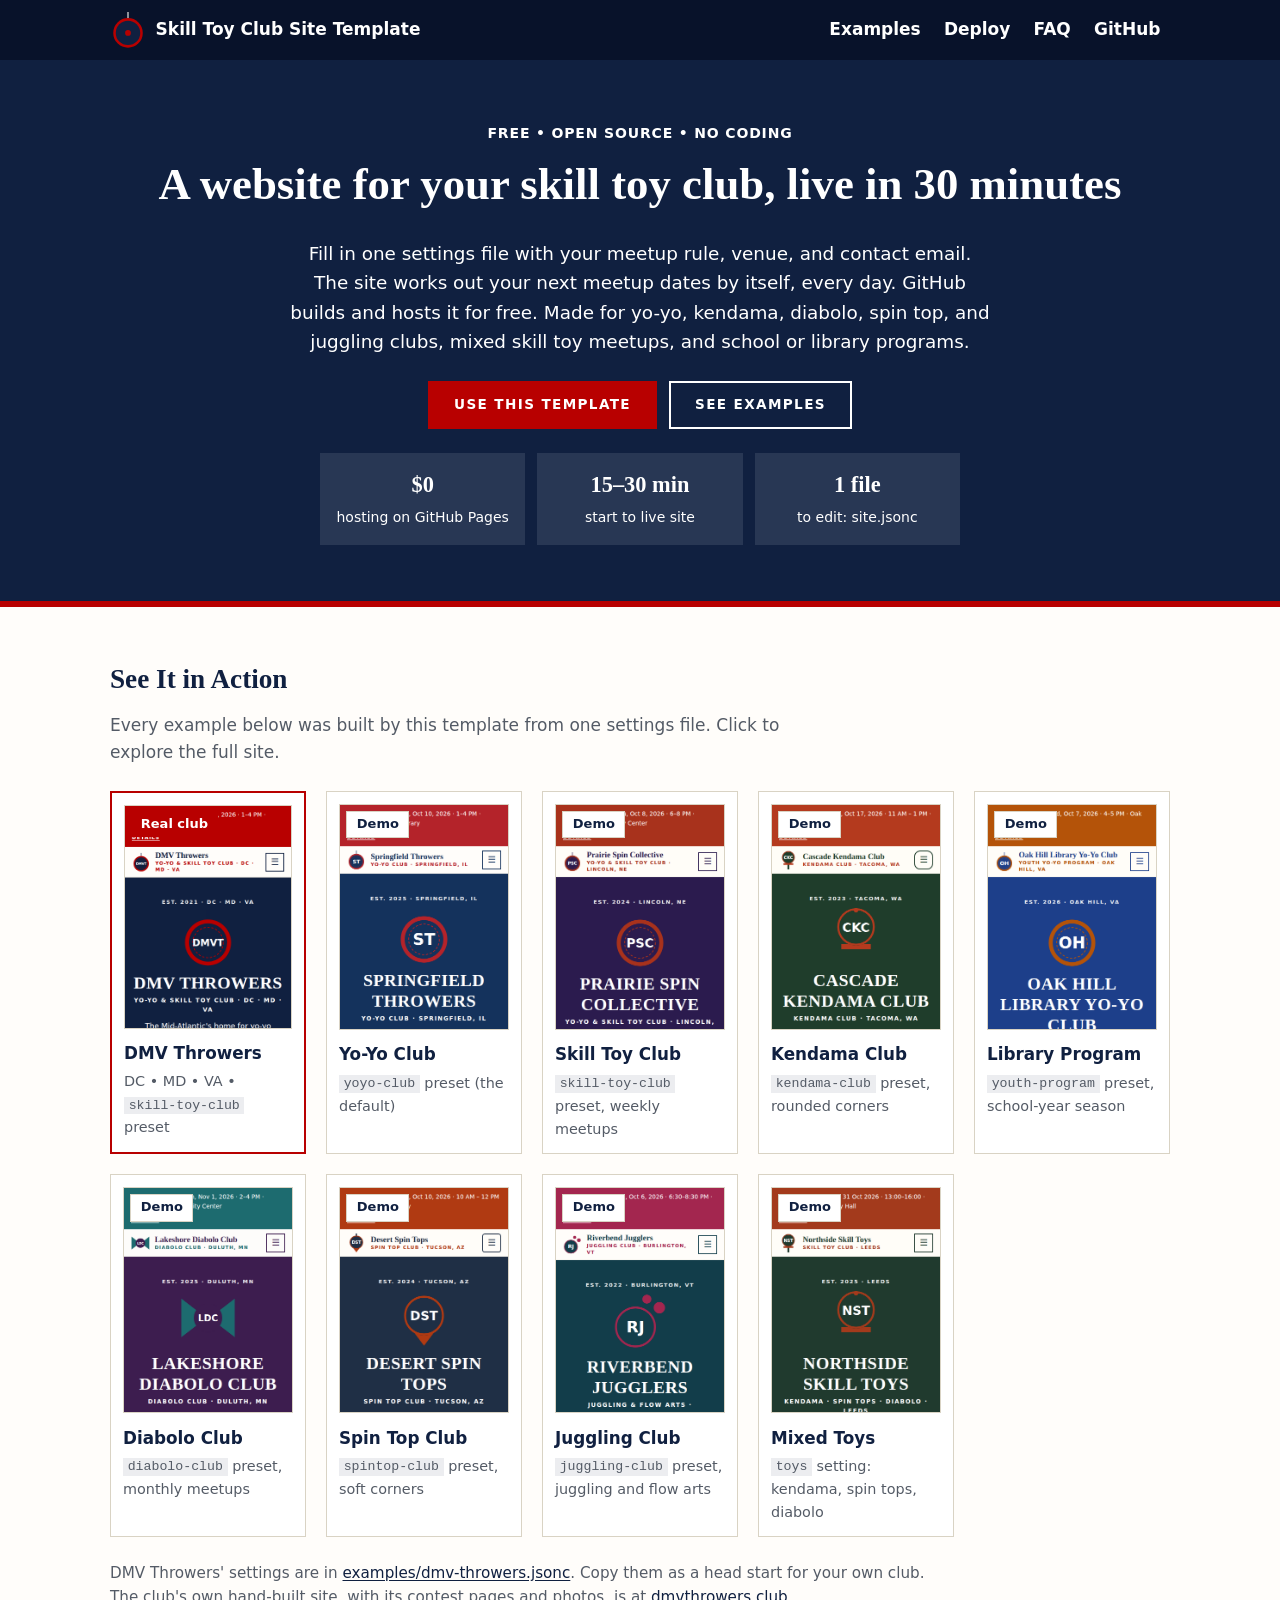
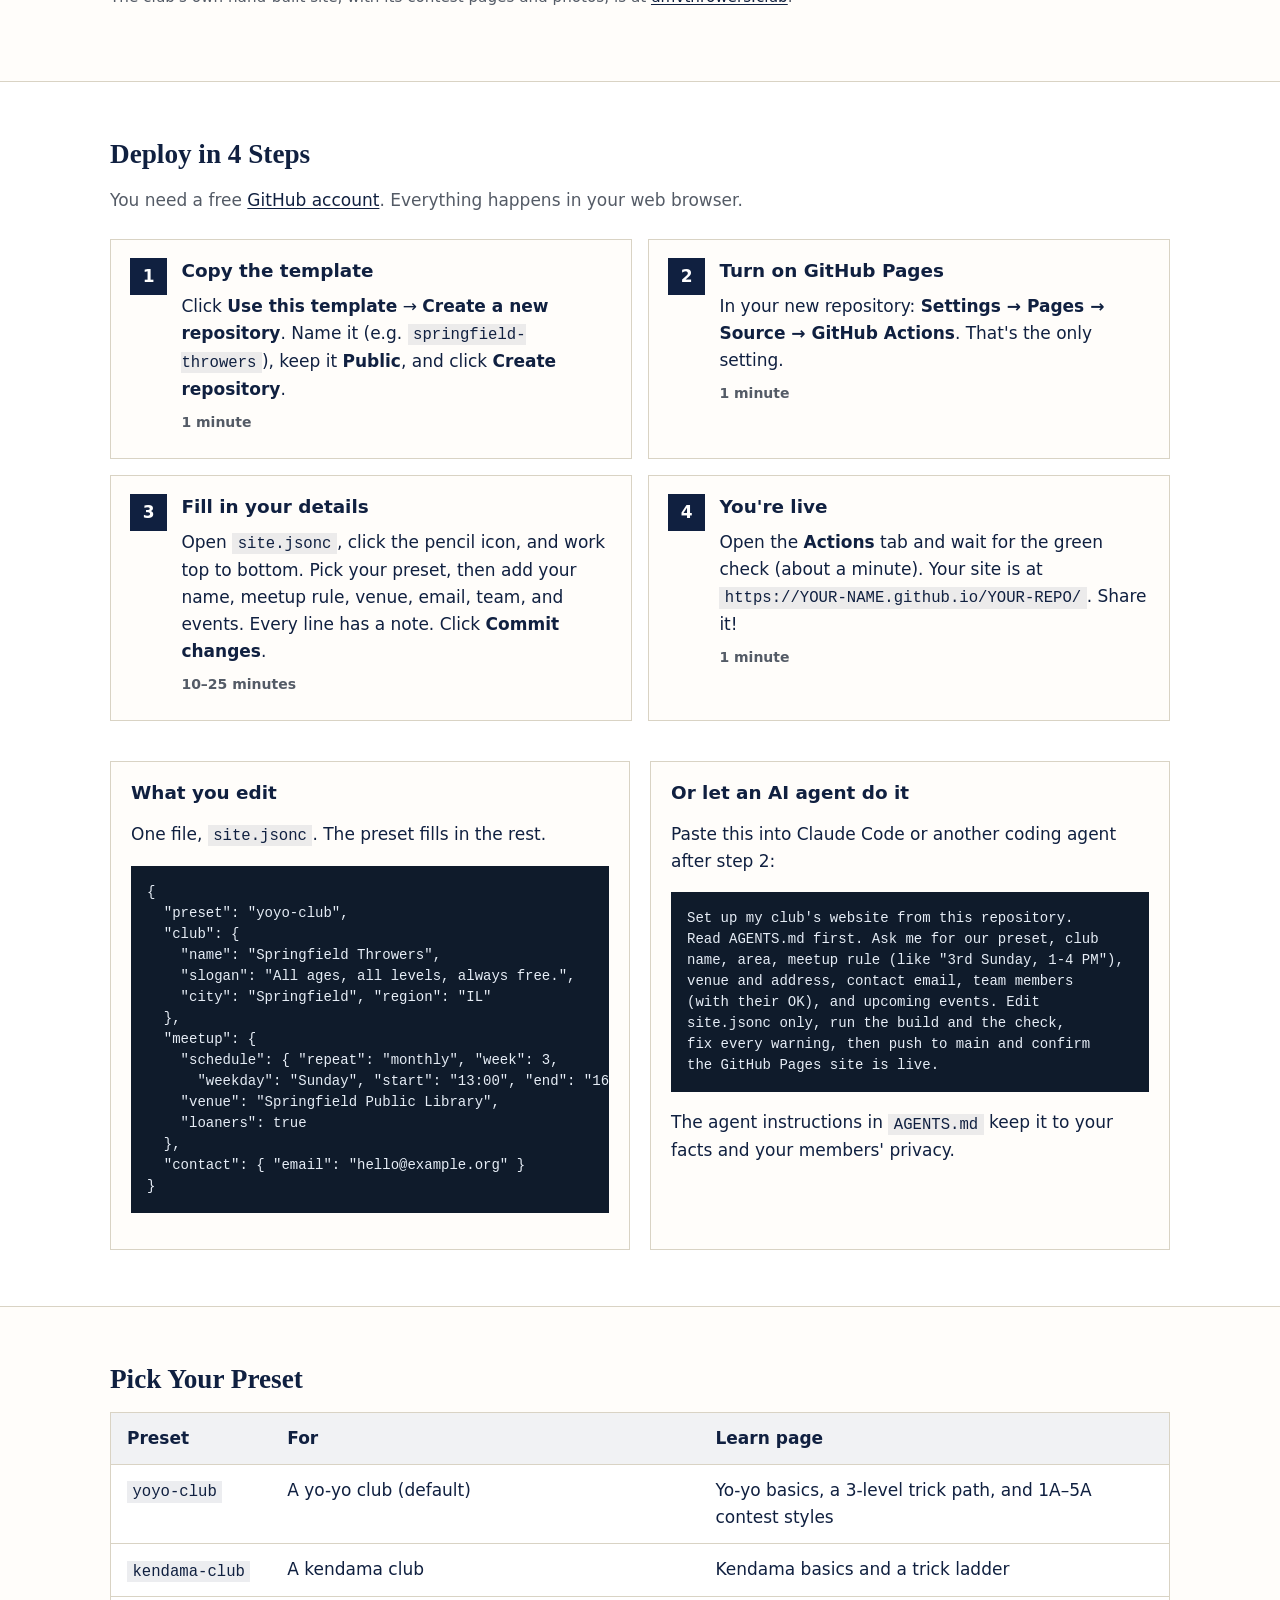
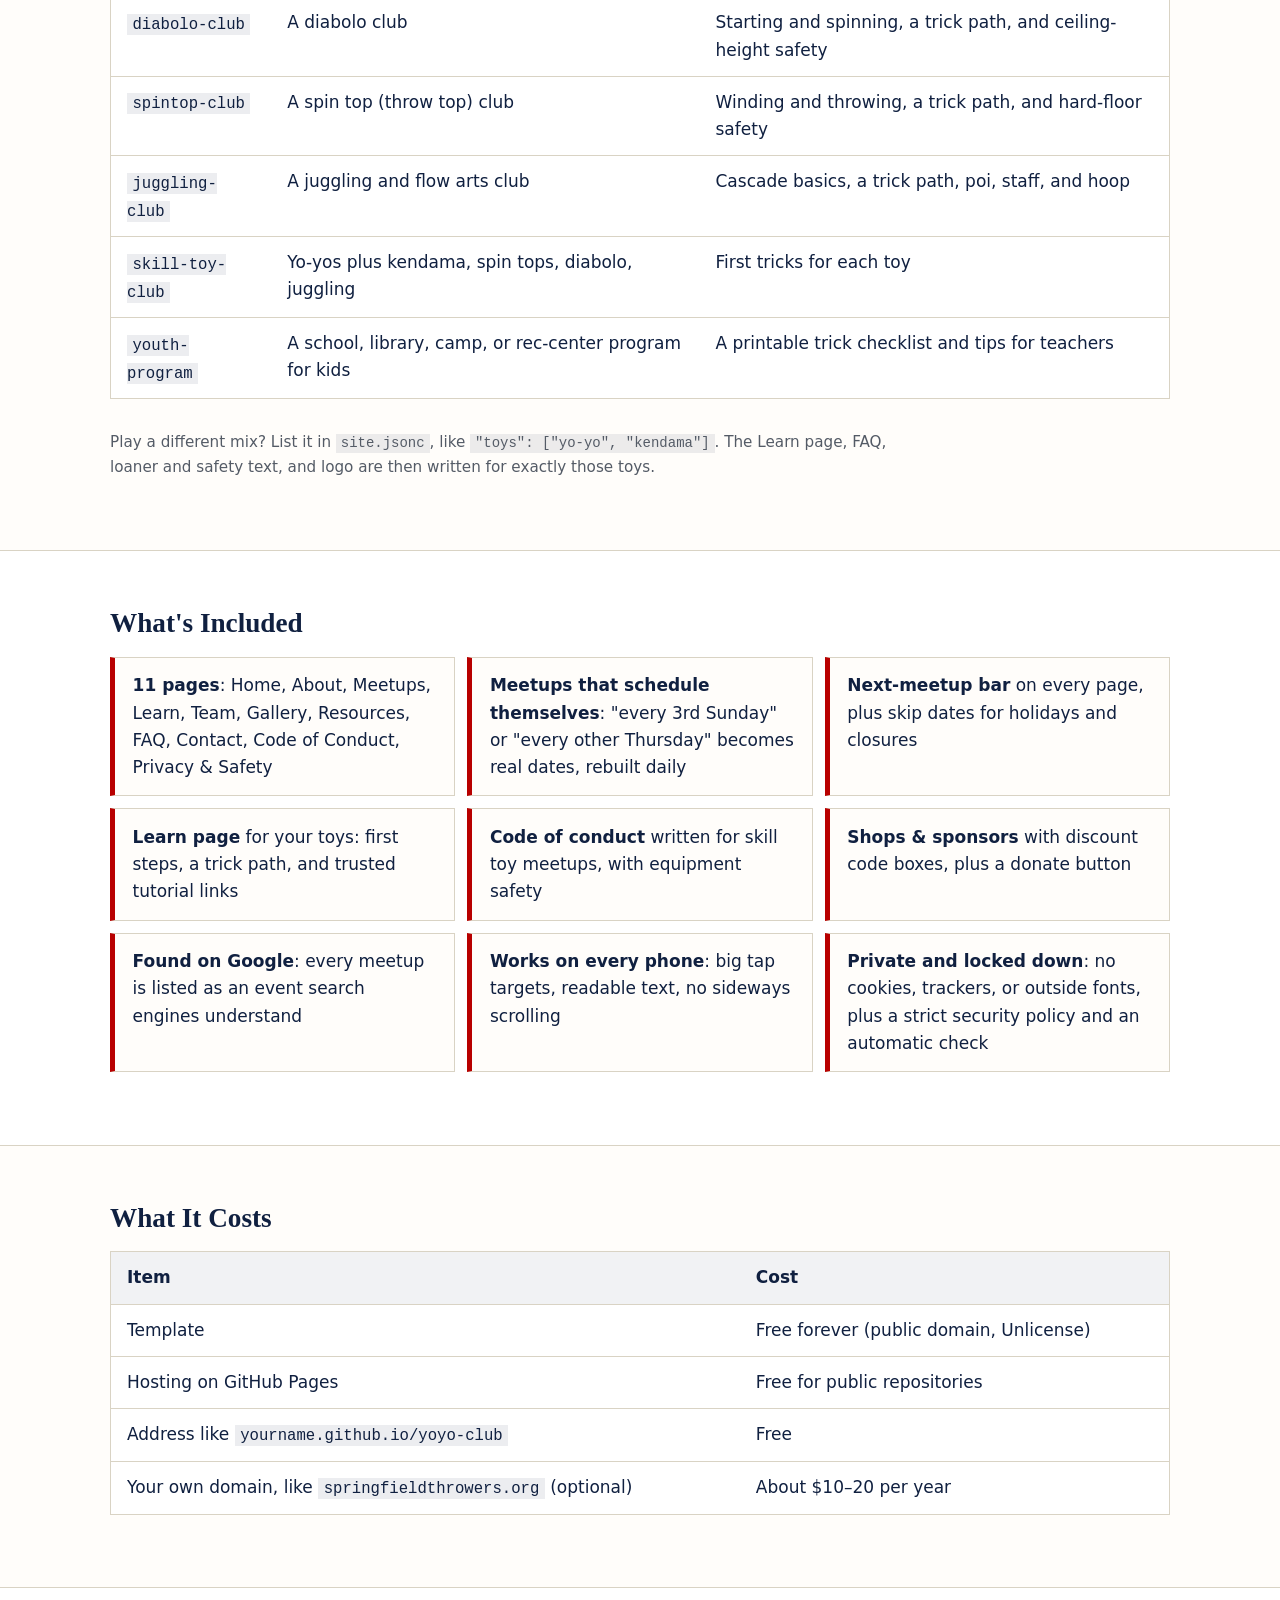
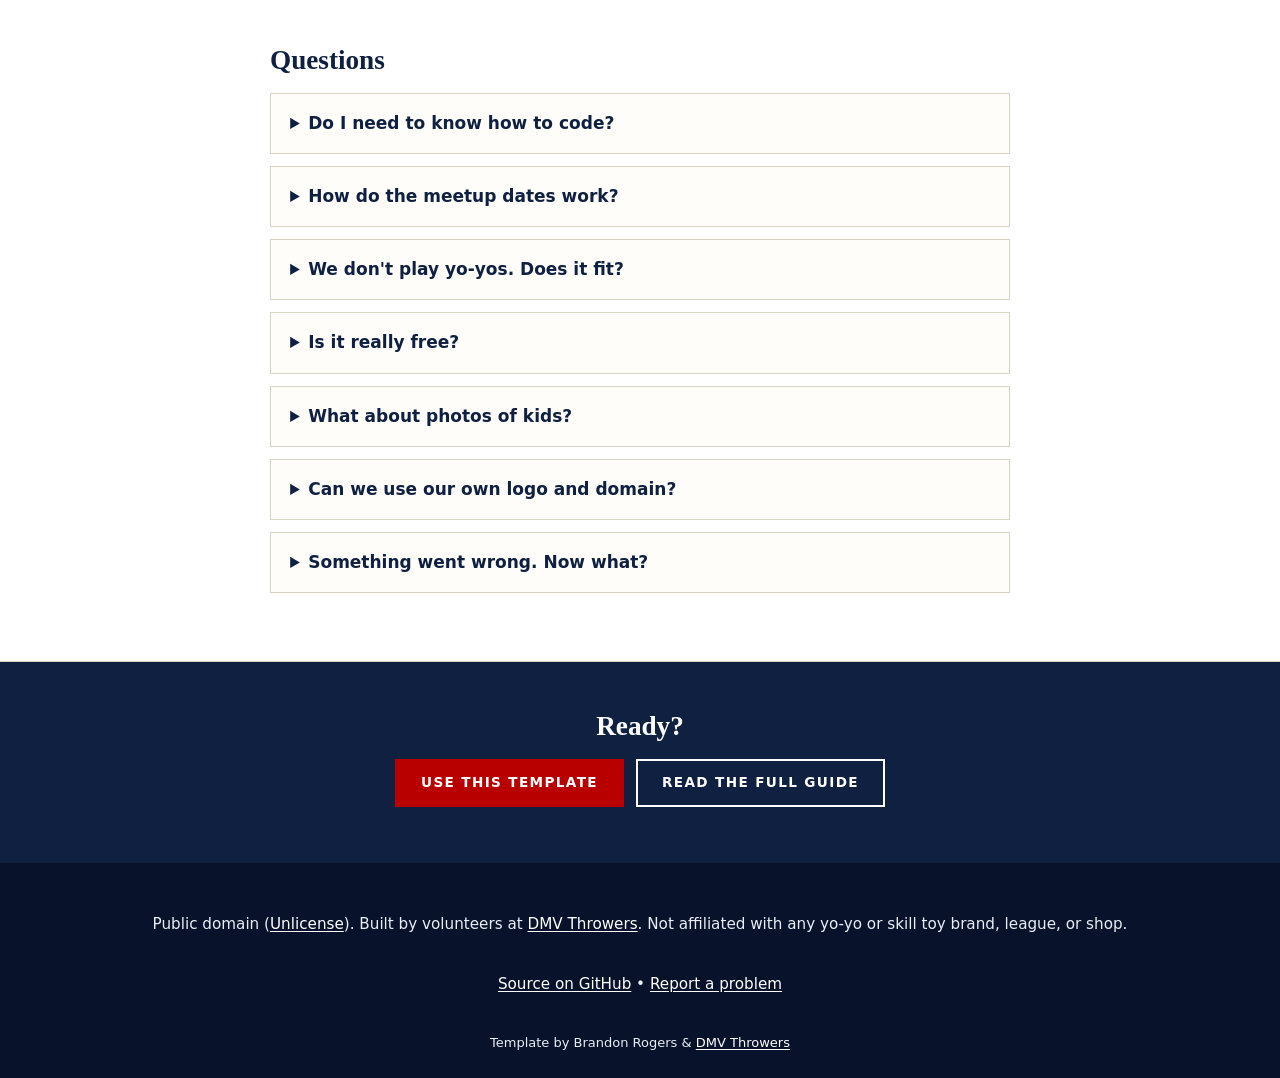
<file: showcase/index.html>
<!DOCTYPE html>
<html lang="en">
<head>
  <meta charset="UTF-8">
  <meta name="viewport" content="width=device-width, initial-scale=1">
  <title>Free Website Template for Yo-Yo & Skill Toy Clubs</title>
  <meta name="description" content="A free, open-source website template for yo-yo, kendama, diabolo, spin top, juggling, and skill toy clubs. Edit one file, publish on GitHub Pages in 15–30 minutes for $0. Meetup dates update themselves.">
  <meta name="robots" content="index, follow">
  <meta name="referrer" content="strict-origin-when-cross-origin">
  <meta name="theme-color" content="#102040">
  <meta http-equiv="Content-Security-Policy" content="default-src 'self'; script-src 'self'; style-src 'self'; img-src 'self' data:; font-src 'self'; frame-src 'none'; connect-src 'self'; base-uri 'self'; form-action 'none'; object-src 'none'; upgrade-insecure-requests">
  <meta property="og:type" content="website">
  <meta property="og:title" content="Free Website Template for Yo-Yo & Skill Toy Clubs">
  <meta property="og:description" content="Edit one file, publish on GitHub Pages in 15–30 minutes, $0. Presets for yo-yo, kendama, diabolo, spin top, juggling, mixed skill toy clubs, and youth programs.">
  <link rel="icon" href="favicon.svg" type="image/svg+xml">
  <link rel="stylesheet" href="showcase.css">
</head>
<body>
<a class="skip-link" href="#main-content">Skip to main content</a>

<header class="top">
  <div class="wrap top-inner">
    <a class="brand" href="index.html"><img src="favicon.svg" alt="" width="36" height="36"><span>Skill Toy Club Site Template</span></a>
    <nav aria-label="Page sections">
      <a href="#examples">Examples</a>
      <a href="#deploy">Deploy</a>
      <a href="#faq">FAQ</a>
      <a href="https://github.com/dmvthrowers/yoyoclub-template" rel="noopener noreferrer">GitHub</a>
    </nav>
  </div>
</header>

<main id="main-content">

<section class="hero">
  <div class="wrap">
    <p class="eyebrow">Free &bull; Open source &bull; No coding</p>
    <h1>A website for your skill toy club, live in 30 minutes</h1>
    <p class="lede">Fill in one settings file with your meetup rule, venue, and contact email.
      The site works out your next meetup dates by itself, every day. GitHub builds and hosts it for free.
      Made for yo-yo, kendama, diabolo, spin top, and juggling clubs, mixed skill toy meetups, and school or library programs.</p>
    <p class="btn-row">
      <a class="btn btn-accent" href="https://github.com/dmvthrowers/yoyoclub-template/generate" rel="noopener noreferrer">Use this template</a>
      <a class="btn btn-ghost" href="#examples">See examples</a>
    </p>
    <ul class="facts">
      <li><strong>$0</strong><span>hosting on GitHub Pages</span></li>
      <li><strong>15–30 min</strong><span>start to live site</span></li>
      <li><strong>1 file</strong><span>to edit: site.jsonc</span></li>
    </ul>
  </div>
</section>

<section class="section" id="examples">
  <div class="wrap">
    <h2>See It in Action</h2>
    <p class="intro">Every example below was built by this template from one settings file. Click to explore the full site.</p>
    <div class="examples">
      <a class="example featured" href="examples/dmv-throwers/index.html">
        <img src="images/dmv-throwers.png" alt="Home page of the DMV Throwers example site" width="390" height="700" loading="lazy">
        <span class="tag">Real club</span>
        <strong>DMV Throwers</strong>
        <span>DC &bull; MD &bull; VA &bull; <code>skill-toy-club</code> preset</span>
      </a>
      <a class="example" href="examples/demo-yoyo-club/index.html">
        <img src="images/demo-yoyo-club.png" alt="Home page of the yo-yo club demo site" width="390" height="700" loading="lazy">
        <span class="tag tag-demo">Demo</span>
        <strong>Yo-Yo Club</strong>
        <span><code>yoyo-club</code> preset (the default)</span>
      </a>
      <a class="example" href="examples/demo-skill-toy/index.html">
        <img src="images/demo-skill-toy.png" alt="Home page of the skill toy club demo site" width="390" height="700" loading="lazy">
        <span class="tag tag-demo">Demo</span>
        <strong>Skill Toy Club</strong>
        <span><code>skill-toy-club</code> preset, weekly meetups</span>
      </a>
      <a class="example" href="examples/demo-kendama/index.html">
        <img src="images/demo-kendama.png" alt="Home page of the kendama club demo site" width="390" height="700" loading="lazy">
        <span class="tag tag-demo">Demo</span>
        <strong>Kendama Club</strong>
        <span><code>kendama-club</code> preset, rounded corners</span>
      </a>
      <a class="example" href="examples/demo-youth-program/index.html">
        <img src="images/demo-youth-program.png" alt="Home page of the library youth yo-yo program demo site" width="390" height="700" loading="lazy">
        <span class="tag tag-demo">Demo</span>
        <strong>Library Program</strong>
        <span><code>youth-program</code> preset, school-year season</span>
      </a>
      <a class="example" href="examples/demo-diabolo/index.html">
        <img src="images/demo-diabolo.png" alt="Home page of the diabolo club demo site" width="390" height="700" loading="lazy">
        <span class="tag tag-demo">Demo</span>
        <strong>Diabolo Club</strong>
        <span><code>diabolo-club</code> preset, monthly meetups</span>
      </a>
      <a class="example" href="examples/demo-spintop/index.html">
        <img src="images/demo-spintop.png" alt="Home page of the spin top club demo site" width="390" height="700" loading="lazy">
        <span class="tag tag-demo">Demo</span>
        <strong>Spin Top Club</strong>
        <span><code>spintop-club</code> preset, soft corners</span>
      </a>
      <a class="example" href="examples/demo-juggling/index.html">
        <img src="images/demo-juggling.png" alt="Home page of the juggling and flow arts club demo site" width="390" height="700" loading="lazy">
        <span class="tag tag-demo">Demo</span>
        <strong>Juggling Club</strong>
        <span><code>juggling-club</code> preset, juggling and flow arts</span>
      </a>
      <a class="example" href="examples/demo-mixed/index.html">
        <img src="images/demo-mixed.png" alt="Home page of the kendama, spin top, and diabolo club demo site" width="390" height="700" loading="lazy">
        <span class="tag tag-demo">Demo</span>
        <strong>Mixed Toys</strong>
        <span><code>toys</code> setting: kendama, spin tops, diabolo</span>
      </a>
    </div>
    <p class="note">DMV Throwers' settings are in
      <a href="https://github.com/dmvthrowers/yoyoclub-template/blob/main/examples/dmv-throwers.jsonc" rel="noopener noreferrer">examples/dmv-throwers.jsonc</a>.
      Copy them as a head start for your own club. The club's own hand-built site, with its contest pages and photos,
      is at <a href="https://dmvthrowers.club/" rel="noopener noreferrer">dmvthrowers.club</a>.</p>
  </div>
</section>

<section class="section alt" id="deploy">
  <div class="wrap">
    <h2>Deploy in 4 Steps</h2>
    <p class="intro">You need a free <a href="https://github.com/signup" rel="noopener noreferrer">GitHub account</a>. Everything happens in your web browser.</p>
    <ol class="steps">
      <li>
        <h3>Copy the template</h3>
        <p>Click <strong>Use this template</strong> → <strong>Create a new repository</strong>.
          Name it (e.g. <code>springfield-throwers</code>), keep it <strong>Public</strong>, and click <strong>Create repository</strong>.</p>
        <p class="time">1 minute</p>
      </li>
      <li>
        <h3>Turn on GitHub Pages</h3>
        <p>In your new repository: <strong>Settings → Pages → Source → GitHub Actions</strong>. That's the only setting.</p>
        <p class="time">1 minute</p>
      </li>
      <li>
        <h3>Fill in your details</h3>
        <p>Open <code>site.jsonc</code>, click the pencil icon, and work top to bottom. Pick your preset,
          then add your name, meetup rule, venue, email, team, and events. Every line has a note.
          Click <strong>Commit changes</strong>.</p>
        <p class="time">10–25 minutes</p>
      </li>
      <li>
        <h3>You're live</h3>
        <p>Open the <strong>Actions</strong> tab and wait for the green check (about a minute). Your site is at
          <code>https://YOUR-NAME.github.io/YOUR-REPO/</code>. Share it!</p>
        <p class="time">1 minute</p>
      </li>
    </ol>

    <div class="two-col">
      <div class="panel">
        <h3>What you edit</h3>
        <p>One file, <code>site.jsonc</code>. The preset fills in the rest.</p>
<pre tabindex="0"><code>{
  "preset": "yoyo-club",
  "club": {
    "name": "Springfield Throwers",
    "slogan": "All ages, all levels, always free.",
    "city": "Springfield", "region": "IL"
  },
  "meetup": {
    "schedule": { "repeat": "monthly", "week": 3,
      "weekday": "Sunday", "start": "13:00", "end": "16:00" },
    "venue": "Springfield Public Library",
    "loaners": true
  },
  "contact": { "email": "hello@example.org" }
}</code></pre>
      </div>
      <div class="panel">
        <h3>Or let an AI agent do it</h3>
        <p>Paste this into Claude Code or another coding agent after step 2:</p>
<pre tabindex="0"><code>Set up my club's website from this repository.
Read AGENTS.md first. Ask me for our preset, club
name, area, meetup rule (like "3rd Sunday, 1-4 PM"),
venue and address, contact email, team members
(with their OK), and upcoming events. Edit
site.jsonc only, run the build and the check,
fix every warning, then push to main and confirm
the GitHub Pages site is live.</code></pre>
        <p>The agent instructions in <code>AGENTS.md</code> keep it to your facts and your members' privacy.</p>
      </div>
    </div>
  </div>
</section>

<section class="section">
  <div class="wrap">
    <h2>Pick Your Preset</h2>
    <div class="table-wrap">
      <table>
        <thead><tr><th scope="col">Preset</th><th scope="col">For</th><th scope="col">Learn page</th></tr></thead>
        <tbody>
          <tr><td><code>yoyo-club</code></td><td>A yo-yo club (default)</td><td>Yo-yo basics, a 3-level trick path, and 1A–5A contest styles</td></tr>
          <tr><td><code>kendama-club</code></td><td>A kendama club</td><td>Kendama basics and a trick ladder</td></tr>
          <tr><td><code>diabolo-club</code></td><td>A diabolo club</td><td>Starting and spinning, a trick path, and ceiling-height safety</td></tr>
          <tr><td><code>spintop-club</code></td><td>A spin top (throw top) club</td><td>Winding and throwing, a trick path, and hard-floor safety</td></tr>
          <tr><td><code>juggling-club</code></td><td>A juggling and flow arts club</td><td>Cascade basics, a trick path, poi, staff, and hoop</td></tr>
          <tr><td><code>skill-toy-club</code></td><td>Yo-yos plus kendama, spin tops, diabolo, juggling</td><td>First tricks for each toy</td></tr>
          <tr><td><code>youth-program</code></td><td>A school, library, camp, or rec-center program for kids</td><td>A printable trick checklist and tips for teachers</td></tr>
        </tbody>
      </table>
    </div>
    <p class="note">Play a different mix? List it in <code>site.jsonc</code>, like <code>"toys": ["yo-yo", "kendama"]</code>.
      The Learn page, FAQ, loaner and safety text, and logo are then written for exactly those toys.</p>
  </div>
</section>

<section class="section alt">
  <div class="wrap">
    <h2>What's Included</h2>
    <ul class="features">
      <li><strong>11 pages</strong>: Home, About, Meetups, Learn, Team, Gallery, Resources, FAQ, Contact, Code of Conduct, Privacy &amp; Safety</li>
      <li><strong>Meetups that schedule themselves</strong>: "every 3rd Sunday" or "every other Thursday" becomes real dates, rebuilt daily</li>
      <li><strong>Next-meetup bar</strong> on every page, plus skip dates for holidays and closures</li>
      <li><strong>Learn page</strong> for your toys: first steps, a trick path, and trusted tutorial links</li>
      <li><strong>Code of conduct</strong> written for skill toy meetups, with equipment safety</li>
      <li><strong>Shops &amp; sponsors</strong> with discount code boxes, plus a donate button</li>
      <li><strong>Found on Google</strong>: every meetup is listed as an event search engines understand</li>
      <li><strong>Works on every phone</strong>: big tap targets, readable text, no sideways scrolling</li>
      <li><strong>Private and locked down</strong>: no cookies, trackers, or outside fonts, plus a strict security policy and an automatic check</li>
    </ul>
  </div>
</section>

<section class="section">
  <div class="wrap">
    <h2>What It Costs</h2>
    <div class="table-wrap">
      <table>
        <thead><tr><th scope="col">Item</th><th scope="col">Cost</th></tr></thead>
        <tbody>
          <tr><td>Template</td><td>Free forever (public domain, Unlicense)</td></tr>
          <tr><td>Hosting on GitHub Pages</td><td>Free for public repositories</td></tr>
          <tr><td>Address like <code>yourname.github.io/yoyo-club</code></td><td>Free</td></tr>
          <tr><td>Your own domain, like <code>springfieldthrowers.org</code> (optional)</td><td>About $10–20 per year</td></tr>
        </tbody>
      </table>
    </div>
  </div>
</section>

<section class="section alt" id="faq">
  <div class="wrap narrow">
    <h2>Questions</h2>
    <details><summary>Do I need to know how to code?</summary><p>No. You edit a text file in your browser. If you can fill in a form, you can do this. The README walks through every step, and an AI coding agent can do it for you.</p></details>
    <details><summary>How do the meetup dates work?</summary><p>You describe the rule once, like "3rd Sunday, 1–4 PM" or "every other Thursday". The site rebuilds every morning, so the next meetup bar and the dates list always look ahead. Add skip dates for holidays.</p></details>
    <details><summary>We don't play yo-yos. Does it fit?</summary><p>Yes. There are presets for kendama, diabolo, spin top, and juggling and flow arts clubs. For any other mix, list your toys in <code>site.jsonc</code>, like <code>"toys": ["kendama", "spin-top"]</code>, and the wording, Learn page, FAQ, and safety notes follow.</p></details>
    <details><summary>Is it really free?</summary><p>Yes. The template is public domain, and GitHub Pages hosts public sites for free. The only optional cost is your own domain name.</p></details>
    <details><summary>What about photos of kids?</summary><p>Post photos only with permission, and never with kids' names. The README explains how to resize photos and remove location data, and the site's Privacy &amp; Safety page tells families how to ask for a photo to be removed.</p></details>
    <details><summary>Can we use our own logo and domain?</summary><p>Yes. Add your logo as <code>assets/emblem.svg</code>. Without one, the site makes a logo with your initials, shaped like your first toy. For a domain, enter it in Settings → Pages → Custom domain; the README has the DNS records.</p></details>
    <details><summary>Something went wrong. Now what?</summary><p>A red X on the Actions tab means the automatic check caught a problem, usually a typo in <code>site.jsonc</code>. Click the run for a plain-English message. Your live site stays as it was until it's fixed.</p></details>
  </div>
</section>

<section class="cta">
  <div class="wrap">
    <h2>Ready?</h2>
    <p class="btn-row">
      <a class="btn btn-accent" href="https://github.com/dmvthrowers/yoyoclub-template/generate" rel="noopener noreferrer">Use this template</a>
      <a class="btn btn-ghost" href="https://github.com/dmvthrowers/yoyoclub-template#readme" rel="noopener noreferrer">Read the full guide</a>
    </p>
  </div>
</section>

</main>

<footer class="foot">
  <div class="wrap">
    <p>Public domain (<a href="https://github.com/dmvthrowers/yoyoclub-template/blob/main/LICENSE" rel="noopener noreferrer">Unlicense</a>).
      Built by volunteers at <a href="https://dmvthrowers.club/" rel="noopener noreferrer">DMV Throwers</a>.
      Not affiliated with any yo-yo or skill toy brand, league, or shop.</p>
    <p><a href="https://github.com/dmvthrowers/yoyoclub-template" rel="noopener noreferrer">Source on GitHub</a> &bull;
      <a href="https://github.com/dmvthrowers/yoyoclub-template/issues" rel="noopener noreferrer">Report a problem</a></p>
    <p class="credit">Template by Brandon Rogers &amp; <a href="https://dmvthrowers.club/" rel="noopener noreferrer">DMV Throwers</a></p>
  </div>
</footer>
</body>
</html>
</file>
<file: showcase/showcase.css>
/* Styles for the template's showcase page (DMV Throwers look: square corners, flat cards) (not used by sites built from the template). */
:root { --navy: #102040; --navy-dark: #08122a; --gold: #B80000; --ink: #102040; --muted: #545b66; --bg: #fffdfa; --line: #d9d3c4; --white: #fff; --radius: 0;
  --font: system-ui, -apple-system, "Segoe UI", Roboto, "Helvetica Neue", Arial, sans-serif; --display: "Iowan Old Style", "Palatino Linotype", Palatino, Georgia, serif; --mono: ui-monospace, SFMono-Regular, Menlo, Consolas, monospace; }
*, *::before, *::after { box-sizing: border-box; }
body { margin: 0; font-family: var(--font); color: var(--ink); background: var(--bg); line-height: 1.6; font-size: 1.0625rem; }
img { max-width: 100%; height: auto; }
a { color: var(--navy); text-underline-offset: 2px; }
:focus-visible { outline: 3px solid var(--gold); outline-offset: 2px; }
h1, h2, h3 { line-height: 1.2; margin: 0 0 .6em; color: var(--navy); }
h1, h2 { font-family: var(--display); font-weight: 900; }
h1 { font-size: 2.1rem; color: var(--white); }
h2 { font-size: 1.7rem; }
h3 { font-size: 1.15rem; }
code { font-family: var(--mono); font-size: .92em; background: rgba(16,32,64,.08); padding: .1em .35em; border-radius: 0; overflow-wrap: anywhere; }
.wrap { max-width: 1100px; margin: 0 auto; padding: 0 1.25rem; }
.narrow { max-width: 780px; }
.skip-link { position: absolute; left: .5rem; top: -4rem; background: var(--gold); color: #fff; padding: .6rem 1rem; font-weight: 700; border-radius: 0; z-index: 10; }
.skip-link:focus { top: .5rem; }

.top { background: var(--navy-dark); color: var(--white); }
.top-inner { display: flex; flex-wrap: wrap; align-items: center; justify-content: space-between; gap: .25rem 1rem; padding-top: .5rem; padding-bottom: .5rem; }
.brand { display: flex; align-items: center; gap: .6rem; color: var(--white); text-decoration: none; font-weight: 800; min-height: 44px; }
.top nav { display: flex; flex-wrap: wrap; gap: 0 .25rem; }
.top nav a { color: var(--white); text-decoration: none; font-weight: 600; display: inline-flex; align-items: center; min-height: 44px; padding: 0 .6rem; border-radius: 0; }
.top nav a:hover { background: rgba(255,255,255,.12); }

.hero { background: var(--navy); border-bottom: 6px solid var(--gold); color: var(--white); padding: 3rem 0 3.5rem; text-align: center; }
.eyebrow { color: var(--white); font-weight: 800; letter-spacing: .06em; text-transform: uppercase; font-size: .875rem; }
.lede { max-width: 700px; margin: 0 auto 1.5rem; font-size: 1.15rem; }
.btn-row { display: flex; flex-wrap: wrap; gap: .75rem; justify-content: center; margin: 0 0 1.5rem; }
.btn { text-transform: uppercase; letter-spacing: .1em; font-size: .85rem; display: inline-flex; align-items: center; justify-content: center; min-height: 48px; padding: 0 1.5rem; border-radius: 0; font-weight: 800; text-decoration: none; border: 2px solid transparent; }
.btn-accent { background: var(--gold); color: #fff; }
.btn-ghost { border-color: var(--white); color: var(--white); }
.btn-ghost:hover { background: rgba(255,255,255,.12); color: var(--white); }
.facts { list-style: none; padding: 0; margin: 0 auto; display: grid; grid-template-columns: repeat(3, minmax(0,1fr)); gap: .75rem; max-width: 640px; }
.facts li { background: rgba(255,255,255,.1); border-radius: var(--radius); padding: .9rem .5rem; }
.facts strong { display: block; font-size: 1.4rem; color: var(--white); font-family: var(--display); }
.facts span { font-size: .875rem; }

.section { padding: 3.5rem 0; }
.alt { background: var(--white); border-top: 1px solid var(--line); border-bottom: 1px solid var(--line); }
.intro { color: var(--muted); max-width: 720px; }
.note { color: var(--muted); font-size: .95rem; max-width: 820px; }

.examples { display: grid; gap: 1.25rem; grid-template-columns: repeat(2, minmax(0,1fr)); margin: 1.5rem 0; }
.example { display: flex; flex-direction: column; gap: .2rem; text-decoration: none; color: var(--ink); background: var(--white); border: 1px solid var(--line); border-radius: var(--radius); padding: .75rem; position: relative; }
.example:hover { border-color: var(--navy); }
.example img { border-radius: 0; border: 1px solid var(--line); aspect-ratio: 390 / 520; object-fit: cover; object-position: top; margin-bottom: .5rem; }
.example strong { color: var(--navy); font-size: 1.05rem; }
.example span { font-size: .9rem; color: var(--muted); }
.example .tag { position: absolute; top: 1.2rem; left: 1.2rem; background: var(--gold); color: #fff; font-weight: 800; font-size: .8125rem; padding: .15rem .6rem; border-radius: 0; }
.example .tag-demo { background: var(--white); color: var(--navy); border: 1px solid var(--line); }
.featured { border: 2px solid var(--gold); }

.steps { list-style: none; counter-reset: s; padding: 0; margin: 1.5rem 0 2.5rem; display: grid; gap: 1rem; }
.steps li { counter-increment: s; background: var(--bg); border: 1px solid var(--line); border-radius: var(--radius); padding: 1.25rem 1.25rem 1rem 4.4rem; position: relative; }
.steps li::before { content: counter(s); position: absolute; left: 1.2rem; top: 1.15rem; width: 2.3rem; height: 2.3rem; border-radius: 0; background: var(--navy); color: var(--white); font-weight: 800; display: grid; place-items: center; }
.steps p { margin: 0 0 .5rem; }
.time { color: var(--muted); font-size: .875rem; font-weight: 700; }
.two-col { display: grid; gap: 1.25rem; grid-template-columns: minmax(0,1fr); }
.panel { background: var(--bg); border: 1px solid var(--line); border-radius: var(--radius); padding: 1.25rem; min-width: 0; }
pre { background: #0f1b2b; color: #e6edf6; border-radius: 0; padding: 1rem; overflow-x: auto; font-size: .875rem; line-height: 1.5; margin: 0 0 1rem; }
pre code { background: none; padding: 0; color: inherit; font-size: inherit; overflow-wrap: normal; }

.table-wrap { overflow-x: auto; }
table { width: 100%; border-collapse: collapse; background: var(--white); border: 1px solid var(--line); border-radius: var(--radius); margin-bottom: 1rem; }
th, td { text-align: left; padding: .75rem 1rem; border-bottom: 1px solid var(--line); vertical-align: top; }
th { background: rgba(16,32,64,.06); color: var(--navy); }
.features { list-style: none; padding: 0; display: grid; gap: .75rem; grid-template-columns: minmax(0,1fr); }
.features li { background: var(--bg); border: 1px solid var(--line); border-left: 5px solid var(--gold); border-radius: var(--radius); padding: .9rem 1.1rem; }

details { background: var(--bg); border: 1px solid var(--line); border-radius: var(--radius); margin-bottom: .75rem; }
summary { cursor: pointer; padding: 1rem 1.2rem; font-weight: 700; color: var(--navy); min-height: 44px; }
details p { margin: 0; padding: 0 1.2rem 1rem; }

.cta { background: var(--navy); color: var(--white); text-align: center; padding: 3rem 0 2rem; }
.cta h2 { color: var(--white); }
.foot { background: var(--navy-dark); color: #e9eef5; text-align: center; padding: 1.5rem 0; font-size: .95rem; }
.foot .credit { font-size: .8125rem; margin: 0; }
.foot a { color: var(--white); display: inline-block; min-height: 44px; line-height: 44px; }

@media (min-width: 760px) {
  h1 { font-size: 2.8rem; }
  .examples { grid-template-columns: repeat(3, minmax(0,1fr)); }
  .steps { grid-template-columns: repeat(2, minmax(0,1fr)); }
  .two-col { grid-template-columns: repeat(2, minmax(0,1fr)); }
  .features { grid-template-columns: repeat(3, minmax(0,1fr)); }
}
@media (min-width: 1100px) { .examples { grid-template-columns: repeat(5, minmax(0,1fr)); } }
</file>
